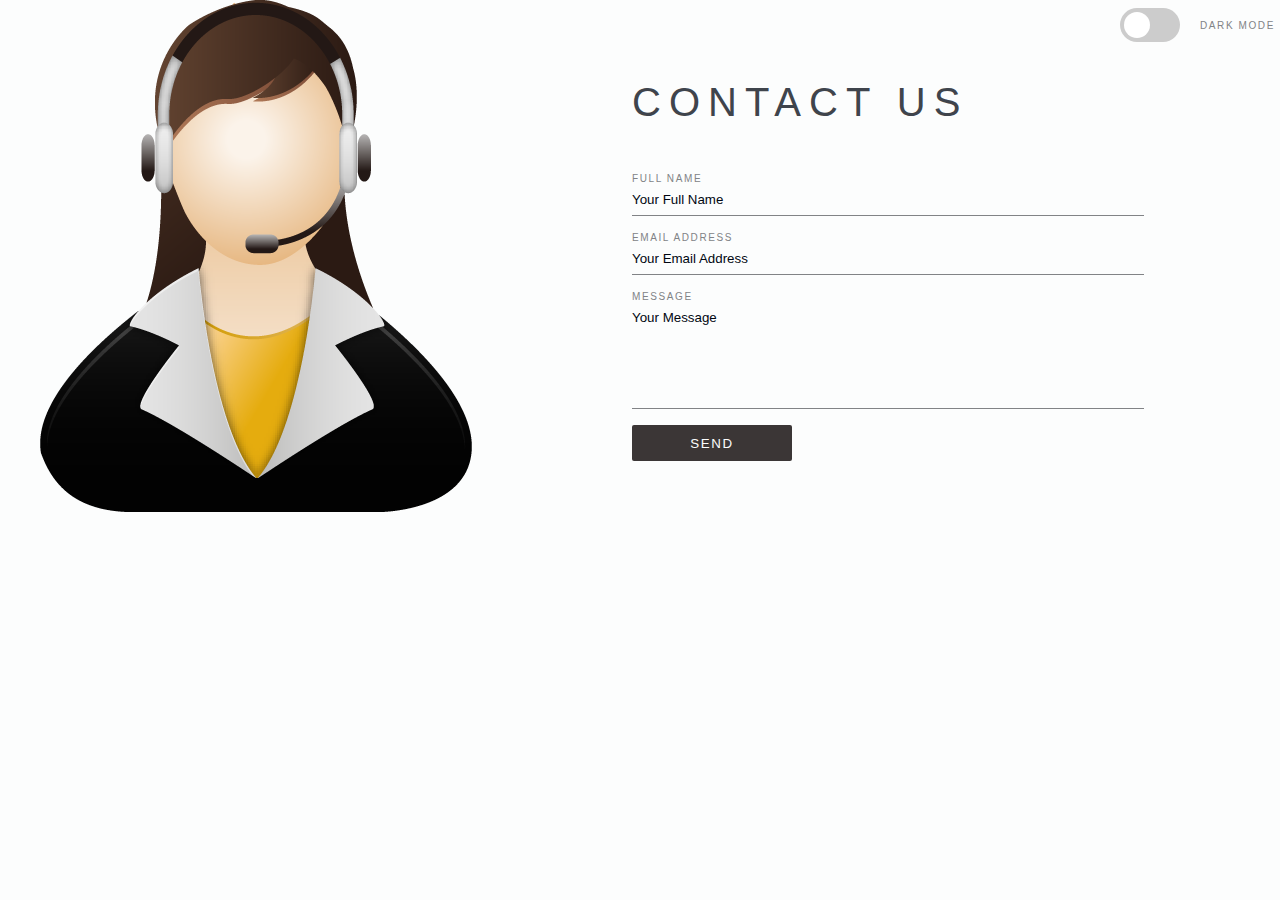
<file: cont.html>
<!DOCTYPE html>
<html lang="en">
<head>
    <meta charset="UTF-8" />
    <title>Contact Page</title>

    <link rel="stylesheet" href="cstyle.css">
    
	
</head>
    
<body>

<div class="contact-container">
  <div class="left-col">
  </div>
  <div class="right-col">
    <div class="theme-switch-wrapper">
    <label class="theme-switch" for="checkbox">
        <input type="checkbox" id="checkbox" />
        <div class="slider round"></div>
  </label>
  <div class="description">Dark Mode</div>
</div>
    
    <h1>Contact us</h1>
    
    <form id="contact-form" method="post">
      <label for="name">Full name</label>
  <input type="text" id="name" name="name" placeholder="Your Full Name" required>
      <label for="email">Email Address</label>
  <input type="email" id="email" name="email" placeholder="Your Email Address" required>
      <label for="message">Message</label>
  <textarea rows="6" placeholder="Your Message" id="message" name="message" required></textarea>
      <button type="submit" id="submit" name="submit">Send</button>
  
</form>
<div id="error"></div>
<div id="success-msg"></div>
  </div>
</div>
    <script  src="co.js"></script>
    	</body>
</html>
</file>
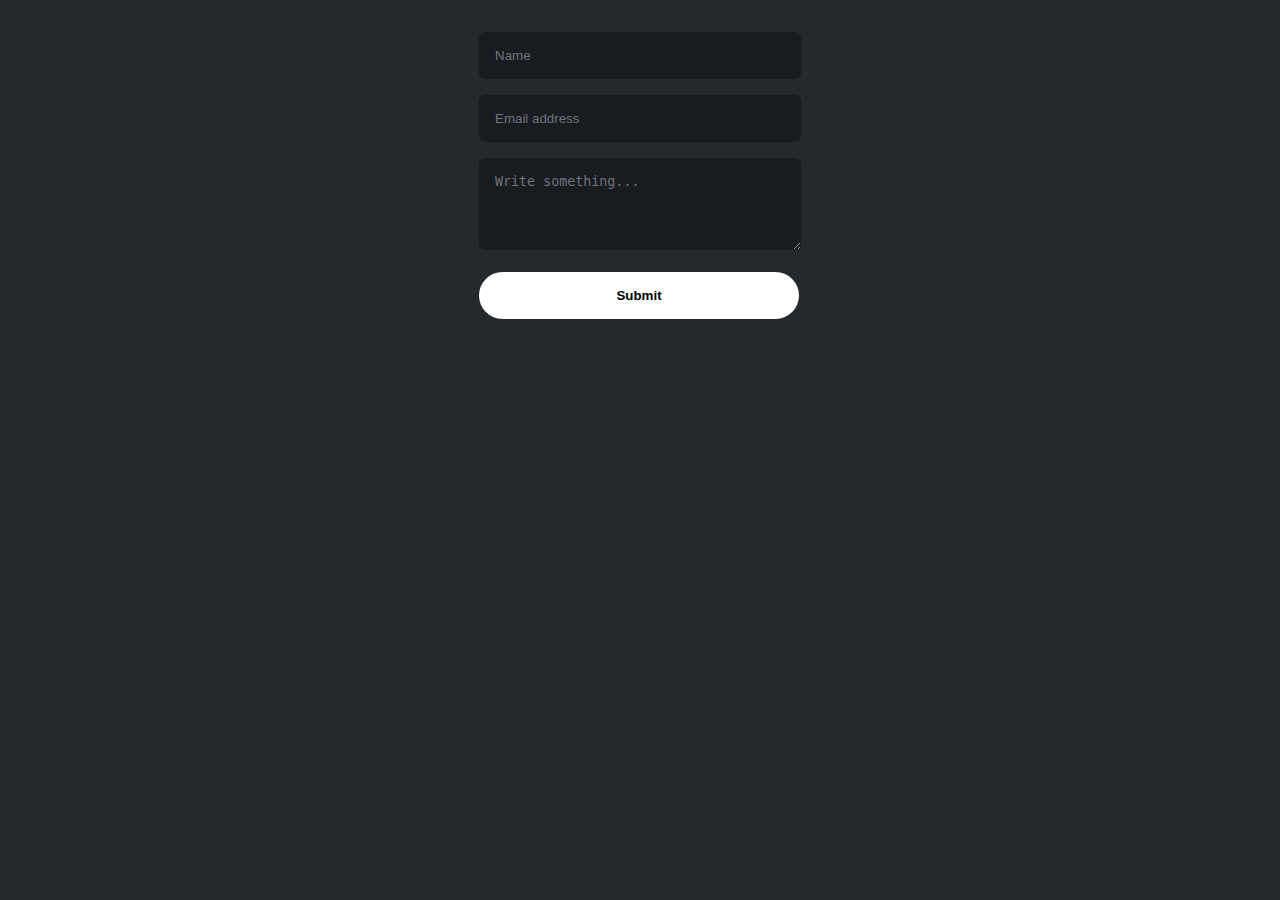
<file: lo.html>
<!DOCTYPE html>
<html lang="en">
  <head>
    <meta charset="UTF-8" />
    <meta name="viewport" content="width=device-width, initial-scale=1.0" />
    <meta http-equiv="X-UA-Compatible" content="ie=edge" />
    <link rel="stylesheet" href="lo.css" />
    <title>
      Basin Demo Form
    </title>
  </head>
  <body>
    <div>
      <form action="https://usebasin.com/f/58759e3a33e0" method="POST">
        <div class="form-group">
          <input type="text" name="name" placeholder="Name" required />
        </div>
        <div class="form-group">
          <input type="email" name="email" placeholder="Email address" required />
        </div>
        <div class="form-group">
          <textarea id="comment" name="comment" rows="4" placeholder="Write something..." /></textarea>
        </div>
        <button type="submit">
          Submit
        </button>
      </form>
    </div>
  </body>
</html>
</file>
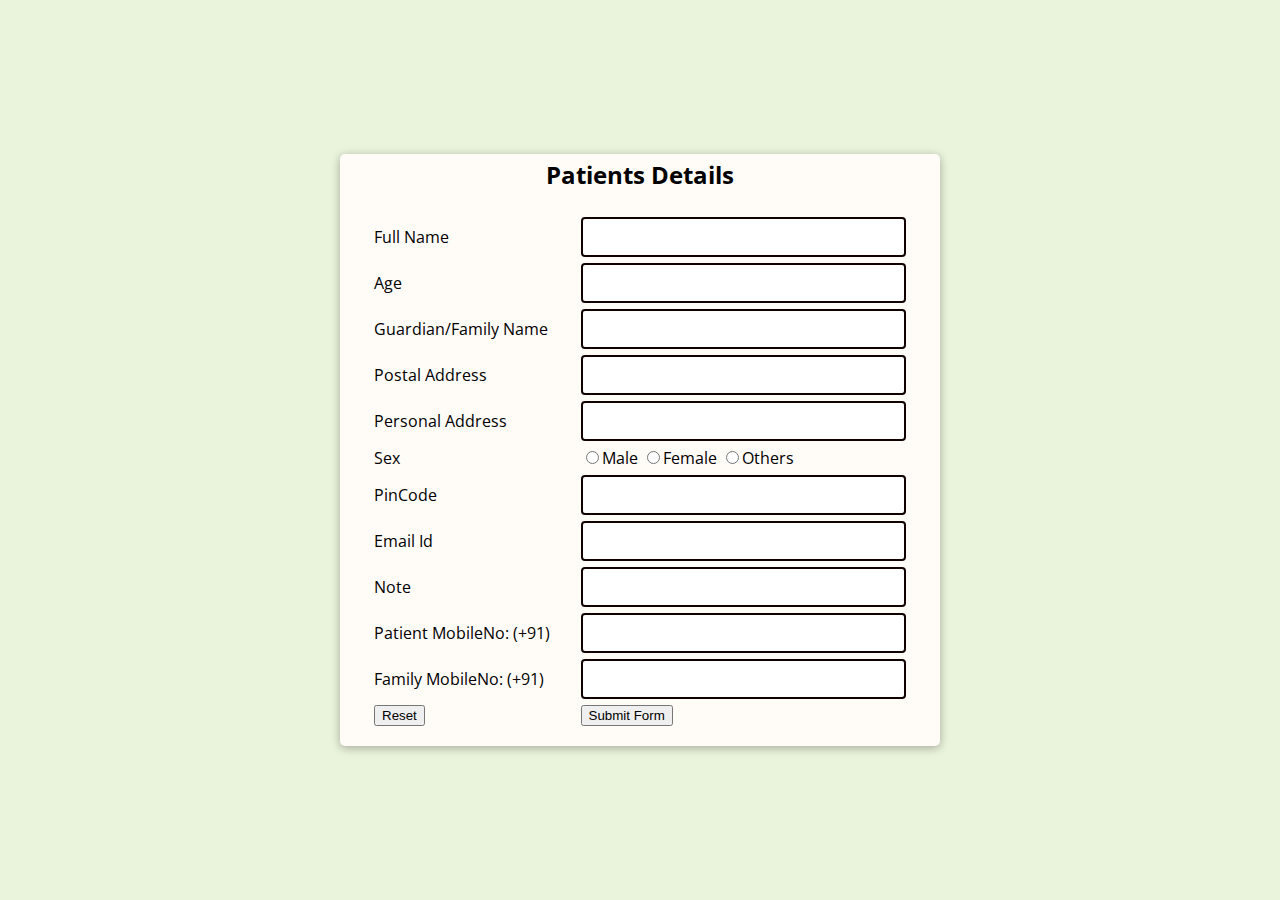
<file: pdetails.html>
<html lang="en">
<head>
<meta charset="UTF-8">
<meta name="viewport" content="width=device-width, initial-scale=1.0">
<script type="text/javascript" src="p.js"></script>
<link rel="stylesheet" href="p.css">
<title>Form validation</title>
</head>
<body>
<div class="container">
<form action="#" name="StudentRegistration" onsubmit="return(validate());">

<table cellpadding="2" width="90%" align="center"
cellspacing="2">

<tr class="form-control">
<td colspan=2>
<h2>Patients Details</h2>
</td>
</tr>


<tr class="form-control">
<td>Full Name</td>
<td><input type=text name=textnames id="textname" size="30"></td>
</tr>
<tr class="form-control">
    <td>Age</td>
    <td><input type=text name=textnames id="textname" size="30"></td>
    </tr>

<tr class="form-control">
<td>Guardian/Family Name</td>
<td><input type="text" name="fathername" id="fathername"
size="30"></td>
</tr>
<tr class="form-control">
<td>Postal Address</td>
<td><input type="text" name="paddress" id="paddress" size="30"></td>
</tr>

<tr class="form-control">
<td>Personal Address</td>
<td><input type="text" name="personaladdress"
id="personaladdress" size="30"></td>
</tr>

<tr>
<td>Sex</td>
<td><input type="radio" name="sex" value="male" size="10">Male
<input type="radio" name="sex" value="Female" size="10">Female
<input type="radio" name="sex" value="Others" size="10">Others</td>
</tr>

<tr class="form-control">
<td>PinCode</td>
<td><input type="text" name="pincode" id="pincode" size="30"></td>

</tr>
<tr class="form-control">
<td>Email Id</td>
<td><input type="text" name="emailid" id="emailid" size="30"></td>
</tr>

<tr class="form-control">
<td>Note</td>
<td><input type="text" name="note" id="note" size="30"></td>
</tr>

<tr class="form-control">
<td>Patient MobileNo: (+91)</td>
<td><input type="text" name="mobileno" id="mobileno" size="30"></td>
</tr>

<tr class="form-control">
    <td>Family MobileNo: (+91)</td>
    <td><input type="text" name="mobileno" id="mobileno" size="30"></td>
    </tr>

<tr class="formbutton">
<td><input type="reset"></td>
<td colspan="2"><input type="submit" value="Submit Form" /></td>
</tr>
</table>
</form>
</div>

</body>
</html>
</file>
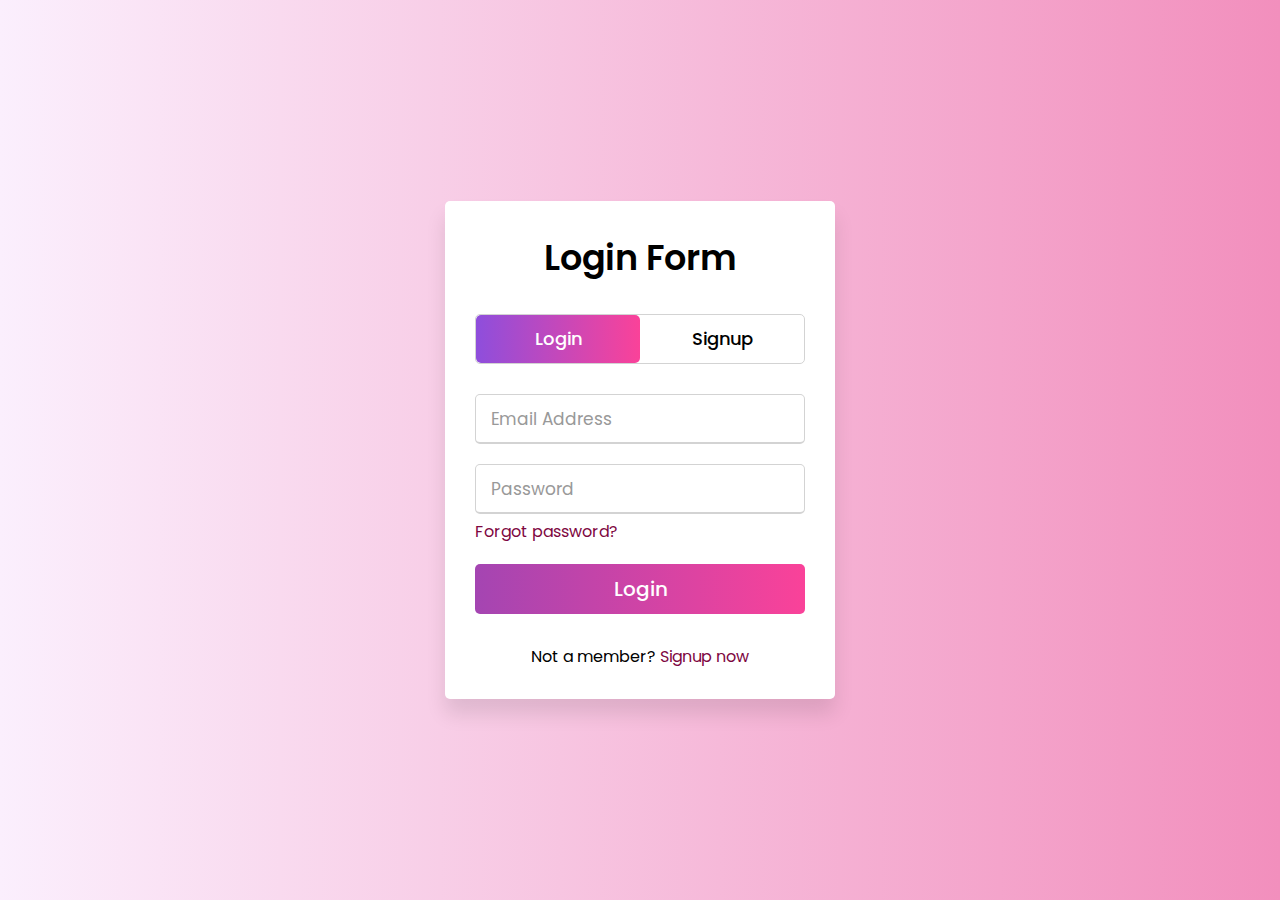
<file: reg.html>
<!DOCTYPE html>
<!-- Created By CodingNepal -->
<html lang="en" dir="ltr">
   <head>
      <meta charset="utf-8">
      <title>Login and Registration Form in HTML | CodingNepal</title>
      <link rel="stylesheet" href="reg.css">
      <meta name="viewport" content="width=device-width, initial-scale=1.0">
   </head>
   <body>
      <div class="wrapper">
         <div class="title-text">
            <div class="title login">
               Login Form
            </div>
            <div class="title signup">
               Signup Form
            </div>
         </div>
         <div class="form-container">
            <div class="slide-controls">
               <input type="radio" name="slide" id="login" checked>
               <input type="radio" name="slide" id="signup">
               <label for="login" class="slide login">Login</label>
               <label for="signup" class="slide signup">Signup</label>
               <div class="slider-tab"></div>
            </div>
            <div class="form-inner">
               <form action="#" class="login">
                  <div class="field">
                     <input type="text" placeholder="Email Address" required>
                  </div>
                  <div class="field">
                     <input type="password" placeholder="Password" required>
                  </div>
                  <div class="pass-link">
                     <a href="#">Forgot password?</a>
                  </div>
                  <div class="field btn">
                     <div class="btn-layer"></div>
                     <input type="submit" value="Login">
                  </div>
                  <div class="signup-link">
                     Not a member? <a href="">Signup now</a>
                  </div>
               </form>
               <form action="#" class="signup">
                  <div class="field">
                     <input type="text" placeholder="Email Address" required>
                  </div>
                  <div class="field">
                     <input type="password" placeholder="Password" required>
                  </div>
                  <div class="field">
                     <input type="password" placeholder="Confirm password" required>
                  </div>
                  <div class="field btn">
                     <div class="btn-layer"></div>
                     <input type="submit" value="Signup">
                  </div>
               </form>
            </div>
         </div>
      </div>
      <script>
         const loginText = document.querySelector(".title-text .login");
         const loginForm = document.querySelector("form.login");
         const loginBtn = document.querySelector("label.login");
         const signupBtn = document.querySelector("label.signup");
         const signupLink = document.querySelector("form .signup-link a");
         signupBtn.onclick = (()=>{
           loginForm.style.marginLeft = "-50%";
           loginText.style.marginLeft = "-50%";
         });
         loginBtn.onclick = (()=>{
           loginForm.style.marginLeft = "0%";
           loginText.style.marginLeft = "0%";
         });
         signupLink.onclick = (()=>{
           signupBtn.click();
           return false;
         });
      </script>
   </body>
</html>
</file>
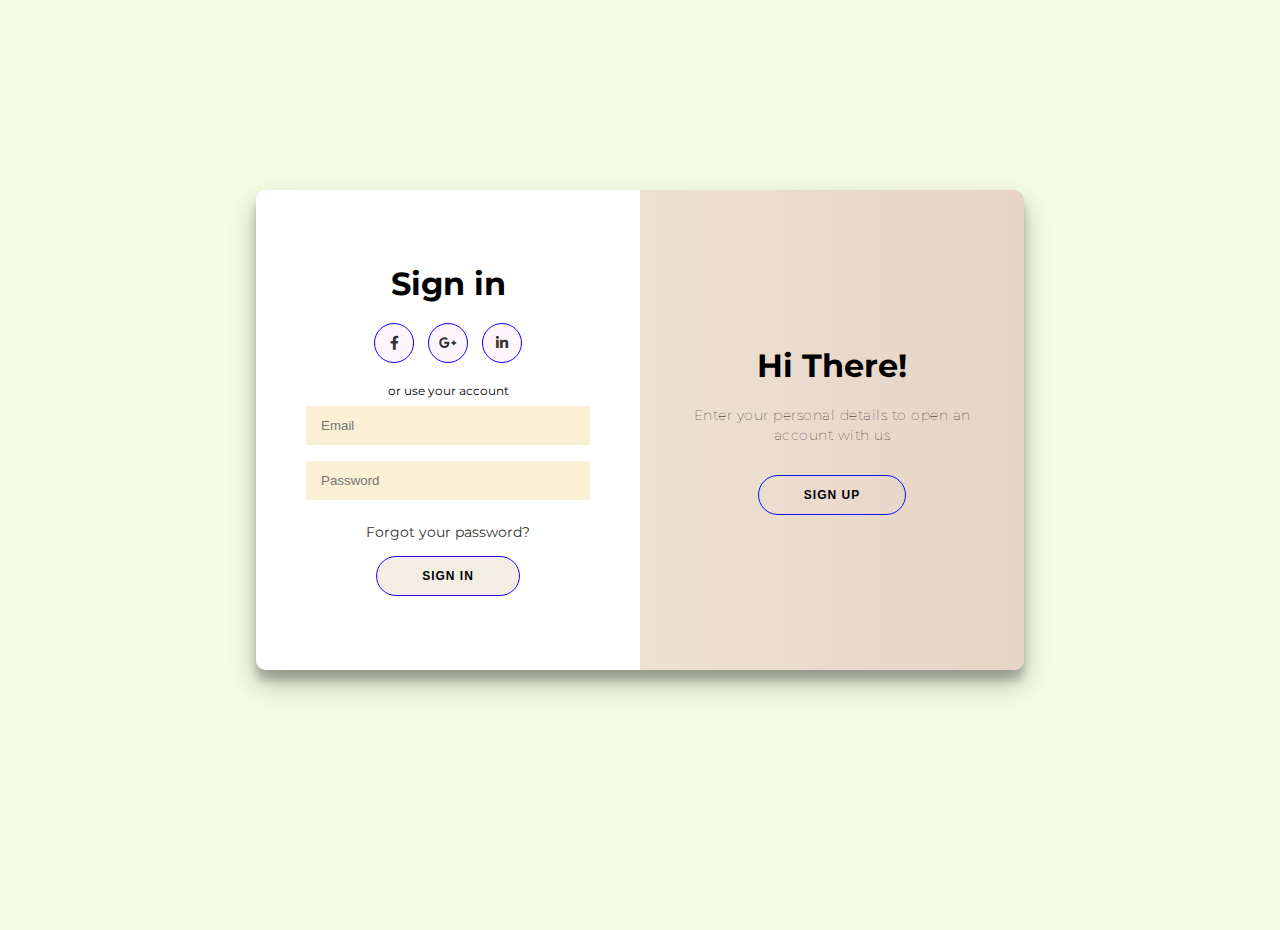
<file: sign.html>
<!DOCTYPE html>
<html lang="en" dir="ltr">

<head>
  <meta charset="utf-8">
  <title>Login</title>
  <link rel="stylesheet" href="sign.css">
  <link href="https://fonts.googleapis.com/css?family=Arvo" rel="stylesheet">
	<link rel='stylesheet' href='https://cdnjs.cloudflare.com/ajax/libs/font-awesome/5.14.0/css/all.min.css'>
</head>

<body>


<div class="container" id="container">
	<div class="form-container sign-up-container">
		<form action="#">
			<h1>Create Account</h1>
			<div class="social-container">
				<a href="#" class="social"><i class="fab fa-facebook-f"></i></a>
				<a href="#" class="social"><i class="fab fa-google-plus-g"></i></a>
				<a href="#" class="social"><i class="fab fa-linkedin-in"></i></a>
			</div>
			<span>or use your email for registration</span>
			<input type="text" placeholder="Name" />
			<input type="email" placeholder="Email" />
			<input type="password" placeholder="Password" />
			<button>Sign Up</button>
		</form>
	</div>
	<div class="form-container sign-in-container">
		<form action="#">
			<h1>Sign in</h1>
			<div class="social-container">
				<a href="#" class="social"><i class="fab fa-facebook-f"></i></a>
				<a href="#" class="social"><i class="fab fa-google-plus-g"></i></a>
				<a href="#" class="social"><i class="fab fa-linkedin-in"></i></a>
			</div>
			<span>or use your account</span>
			<input type="email" placeholder="Email" />
			<input type="password" placeholder="Password" />
			<a href="#">Forgot your password?</a>
			<button>Sign In</button>
		</form>
	</div>
	<div class="overlay-container">
		<div class="overlay">
			<div class="overlay-panel overlay-left">
				<h1>Welcome Back!</h1>
				<p>To keep connected with us please login with your personal details</p>
				<button class="ghost" id="signIn">Sign In</button>
			</div>
			<div class="overlay-panel overlay-right">
				<h1>Hi There!</h1>
				<p>Enter your personal details to open an account with us</p>
				<button class="ghost" id="signUp">Sign Up</button>
			</div>
		</div>
	</div>
</div>

<script src="sign.js" charset="utf-8"></script>
</body>

</html>
</file>
<file: cstyle.css>
:root {
    --primary-color: #010712;
    --secondary-color: #818386;
    --bg-color: #FCFDFD;
    --button-color: #3B3636;
    --h1-color: #3F444C;
  }
  
  [data-theme="dark"] {
    --primary-color: #FCFDFD;
    --secondary-color: #818386;
    --bg-color: #010712;
    --button-color: #818386;
    --h1-color: #FCFDFD;
  }
  
  * {
    margin: 0;
    box-sizing: border-box;
    transition: all 0.3s ease-in-out;
  }
  
  .contact-container {
    display: flex;
    width: 100vw;
    height: 100vh;
    background: var(--bg-color);
  }
  
  .left-col {
    width: 45vw;
    height: 100%;
    background-image: url("c2.png");
    background-size: var(--bg-color);
    background-repeat: no-repeat;
  }
  
  .right-col {
    background: var(--bg-color);
    width: 50vw;
    height: 100vh;
    padding: 5rem 3.5rem;
  }
  
  h1, label, button, .description {
    font-family: 'Jost', sans-serif;
    font-weight: 400;
    letter-spacing: 0.1rem;
  }
  
  h1 {
    color:var(--h1-color);
    text-transform: uppercase;
    font-size: 2.5rem;
    letter-spacing: 0.5rem;
    font-weight: 300;
  }
  
  p {
    color: var(--secondary-color);
    font-size: 0.9rem;
    letter-spacing: 0.01rem;
    width: 40vw;
    margin: 0.25rem 0;
  }
  
  label, .description {
    color: var(--secondary-color);
    text-transform: uppercase;
    font-size: 0.625rem;
  }
  
  form {
    width: 31.25rem;
    position: relative;
    margin-top: 2rem;
    padding: 1rem 0;
  }
  
  input, textarea, label {
    width: 40vw;
    display: block;
  }
  
  p, placeholder, input, textarea {
    font-family: 'Helvetica Neue', sans-serif;
  }
  
  input::placeholder, textarea::placeholder {
    color: var(--primary-color);
  }
  
  input, textarea {
    color: var(--primary-color);
    font-weight: 500;
    background: var(--bg-color);
    border: none;
    border-bottom: 1px solid var(--secondary-color);
    padding: 0.5rem 0;
    margin-bottom: 1rem;
    outline: none;
  }
  
  textarea {
    resize: none;
  }
  
  button {
    text-transform: uppercase;
    font-weight: 300;
    background: var(--button-color);
    color: var(--bg-color);
    width: 10rem;
    height: 2.25rem;
    border: none;
    border-radius: 2px;
    outline: none;
    cursor: pointer;
  }
  
  input:hover, textarea:hover, button:hover {
    opacity: 0.5;
  }
  
  button:active {
    opacity: 0.8;
  }
  
  /* Toggle Switch */
  
  .theme-switch-wrapper {
    display: flex;
    align-items: center;
    text-align: center;
    width: 160px;
    position: absolute;
    top: 0.5rem;
    right: 0;
  }
  
  .description {
      margin-left: 1.25rem;
    }
  
  .theme-switch {
    display: inline-block;
    height: 34px;
    position: relative;
    width: 60px;
  }
  
  .theme-switch input {
    display:none;
  }
  
  .slider {
    background-color: #ccc;
    bottom: 0;
    cursor: pointer;
    left: 0;
    position: absolute;
    right: 0;
    top: 0;
    transition: .4s;
  }
  
  .slider:before {
    background-color: #fff;
    bottom: 0.25rem;
    content: "";
    width: 26px;
    height: 26px;
    left: 0.25rem;
    position: absolute;
    transition: .4s;
  }
  
  input:checked + .slider {
    background-color: var(--button-color);
  }
  
  input:checked + .slider:before {
    transform: translateX(26px);
  }
  
  .slider.round {
    border-radius: 34px;
  }
  
  .slider.round:before {
    border-radius: 50%;
  }
  
  #error, #success-msg {
    width: 40vw;
    margin: 0.125rem 0;
    font-size: 0.75rem;
    text-transform: uppercase;
    font-family: 'Jost';
    color: var(--secondary-color);
    }
  }
  
    #success-msg {
    transition-delay: 3s;
    }
  
  @media only screen and (max-width: 950px) {
    .logo {
      width: 8rem;
    }
    h1 {
      font-size: 1.75rem;
    }
    p {
      font-size: 0.7rem;
    }
    input, textarea, button {
      font-size: 0.65rem;
    }
    .description {
      font-size: 0.3rem;
      margin-left: 0.4rem;
    }
    button {
      width: 7rem;
    }
    .theme-switch-wrapper {
      width: 120px;
    }
    .theme-switch {
    height: 28px;
    width: 50px;
  }
  
  .theme-switch input {
    display:none;
  }
  
  .slider:before {
    background-color: #fff;
    bottom: 0.25rem;
    content: "";
    width: 20px;
    height: 20px;
    left: 0.25rem;
    position: absolute;
    transition: .4s;
  }
    input:checked + .slider:before {
    transform: translateX(16px);
  }
  
  .slider.round {
    border-radius: 15px;
  }
  
  .slider.round:before {
    border-radius: 50%;
  }
  
  }
</file>
<file: lo.css>
body {
    background: #24292e;
    color: #757575;
    cursor: pointer;
    font-family: roboto, sans-serif;
    font-size: 14px;
    line-height: 14px;
    padding-left: 6px;
    padding-right: 0.5rem;
    white-space: nowrap;
    color: #fff;
    font-size: 14px;
    line-height: 1.4;
    font-family: -apple-system, BlinkMacSystemFont, “Segoe UI”, Roboto, Oxygen,
      Ubuntu, Cantarell, “Open Sans”, “Helvetica Neue”, sans-serif;
  }
  .form-group {
    margin-top: 16px;
  }
  form {
    max-width: 320px;
    margin: 32px auto;
  }
  input {
    background: rgba(0, 0, 0, 0.32);
    border: 0;
    padding: 16px;
    width: 100%;
    border-radius: 6px;
    color: #fff;
    width: 290px;
  }
  input:focus {
    border-color: #20c98b;
    outline: 0;
    box-shadow: 0 0 0 0.25rem rgb(32 201 139 / 25%);
  }
  textarea {
    background: rgba(0, 0, 0, 0.32);
    border: 0;
    padding: 16px;
    width: 100%;
    border-radius: 6px;
    color: #fff;
    width: 290px;
  }
  textarea:focus {
    border-color: #20c98b;
    outline: 0;
    box-shadow: 0 0 0 0.25rem rgb(32 201 139 / 25%);
  }
  button {
    width: 320px;
    display: inline-block;
    margin-top: 16px;
    border: 0;
    padding: 16px;
    background: #fff;
    border-radius: 50px;
    font-weight: bold;
  }
  ::placeholder {
    /* Chrome, Firefox, Opera, Safari 10.1+ */
    color: #72737f;
    opacity: 1; /* Firefox */
  }
  :-ms-input-placeholder {
    /* Internet Explorer 10-11 */
    color: #72737f;
  }
  ::-ms-input-placeholder {
    /* Microsoft Edge */
    color: #72737f;
  }
</file>
<file: p.css>
@import url('https://fonts.googleapis.com/css2?family=Open+Sans:wght@600&display=swap');

:root{
--success-color:#2ecc71;
--error-color: #e74c3c;
}

*{
box-sizing: border-box;
}
body{
background-color: rgb(234, 243, 220);
font-family:'Open Sans',sans-serif;
display: flex;
align-items: center;
justify-content: center;
min-height: 100vh;
margin: 0;
}
.container{
background-color: #fffbf7;
border-radius: 5px;
box-shadow: 0 2px 10px rgba(0,0,0, 0.3);
width: 600px;

}
h2{
text-align: center;
margin: 0 0 20px;
}
.form{

padding: 30px 40px;

}
.form-control{

margin-bottom: 10px;
padding-bottom: 20px;
position: relative;
}

.form-control input{
border: 2px solid #110101;
border-radius: 4px;
width: 100%;
padding: 10px;
font-size: 14px;

}
</file>
<file: reg.css>
@import url('https://fonts.googleapis.com/css?family=Poppins:400,500,600,700&display=swap');
*{
  margin: 0;
  padding: 0;
  box-sizing: border-box;
  font-family: 'Poppins', sans-serif;
}
body {
	background: #d1e5ac;}
html,body{
  display: grid;
  height: 100%;
  width: 100%;
  place-items: center;
  background: -webkit-linear-gradient(left, #fbeffd, #f28fbd);
}
::selection{
  background: #d586fa;
  color: #fff;
}
.wrapper{
  overflow: hidden;
  max-width: 390px;
  background: #fff;
  padding: 30px;
  border-radius: 5px;
  box-shadow: 0px 15px 20px rgba(0,0,0,0.1);
}
.wrapper .title-text{
  display: flex;
  width: 200%;
}
.wrapper .title{
  width: 50%;
  font-size: 35px;
  font-weight: 600;
  text-align: center;
  transition: all 0.6s cubic-bezier(0.68,-0.55,0.265,1.55);
}
.wrapper .slide-controls{
  position: relative;
  display: flex;
  height: 50px;
  width: 100%;
  overflow: hidden;
  margin: 30px 0 10px 0;
  justify-content: space-between;
  border: 1px solid lightgrey;
  border-radius: 5px;
}
.slide-controls .slide{
  height: 100%;
  width: 100%;
  color: #fff;
  font-size: 18px;
  font-weight: 500;
  text-align: center;
  line-height: 48px;
  cursor: pointer;
  z-index: 1;
  transition: all 0.6s ease;
}
.slide-controls label.signup{
  color: #000;
}
.slide-controls .slider-tab{
  position: absolute;
  height: 100%;
  width: 50%;
  left: 0;
  z-index: 0;
  border-radius: 5px;
  background: -webkit-linear-gradient(left, #8e4edc, #fa4299);
  transition: all 0.6s cubic-bezier(0.68,-0.55,0.265,1.55);
}
input[type="radio"]{
  display: none;
}
#signup:checked ~ .slider-tab{
  left: 50%;
}
#signup:checked ~ label.signup{
  color: #fff;
  cursor: default;
  user-select: none;
}
#signup:checked ~ label.login{
  color: #000;
}
#login:checked ~ label.signup{
  color: #000;
}
#login:checked ~ label.login{
  cursor: default;
  user-select: none;
}
.wrapper .form-container{
  width: 100%;
  overflow: hidden;
}
.form-container .form-inner{
  display: flex;
  width: 200%;
}
.form-container .form-inner form{
  width: 50%;
  transition: all 0.6s cubic-bezier(0.68,-0.55,0.265,1.55);
}
.form-inner form .field{
  height: 50px;
  width: 100%;
  margin-top: 20px;
}
.form-inner form .field input{
  height: 100%;
  width: 100%;
  outline: none;
  padding-left: 15px;
  border-radius: 5px;
  border: 1px solid lightgrey;
  border-bottom-width: 2px;
  font-size: 17px;
  transition: all 0.3s ease;
}
.form-inner form .field input:focus{
  border-color: #fc83bb;
  /* box-shadow: inset 0 0 3px #fb6aae; */
}
.form-inner form .field input::placeholder{
  color: #999;
  transition: all 0.3s ease;
}
form .field input:focus::placeholder{
  color: #b3b3b3;
}
.form-inner form .pass-link{
  margin-top: 5px;
}
.form-inner form .signup-link{
  text-align: center;
  margin-top: 30px;
}
.form-inner form .pass-link a,
.form-inner form .signup-link a{
  color: #7e073f;
  text-decoration: none;
}
.form-inner form .pass-link a:hover,
.form-inner form .signup-link a:hover{
  text-decoration: underline;
}
form .btn{
  height: 50px;
  width: 100%;
  border-radius: 5px;
  position: relative;
  overflow: hidden;
}
form .btn .btn-layer{
  height: 100%;
  width: 300%;
  position: absolute;
  left: -100%;
  background: -webkit-linear-gradient(right, #e7c8ec, #fa4299, #a445b2, #fa4299);
  border-radius: 5px;
  transition: all 0.4s ease;;
}
form .btn:hover .btn-layer{
  left: 0;
}
form .btn input[type="submit"]{
  height: 100%;
  width: 100%;
  z-index: 1;
  position: relative;
  background: none;
  border: none;
  color: #fff;
  padding-left: 0;
  border-radius: 5px;
  font-size: 20px;
  font-weight: 500;
  cursor: pointer;
}
</file>
<file: sign.css>
@import url('https://fonts.googleapis.com/css?family=Montserrat:400,800');

* {
	box-sizing: border-box;
}

body {
	background: #f4fce5;
	display: flex;
	justify-content: center;
	align-items: center;
	flex-direction: column;
	font-family: 'Montserrat', sans-serif;
	height: 100vh;
	margin: -20px 0 50px;
}

h1 {
	font-weight: bold;
	margin: 0;
}

h2 {
	text-align: center;
}

p {
	font-size: 14px;
	font-weight: 100;
	line-height: 20px;
	letter-spacing: 0.5px;
	margin: 20px 0 30px;
}

span {
	font-size: 12px;
}

a {
	color: #333;
	font-size: 14px;
	text-decoration: none;
	margin: 15px 0;
}

button {
	border-radius: 20px;
	border: 1px solid #ffffff;
	background-color: #F2eee3;
	color: black;
	font-size: 12px;
	font-weight: bold;
	padding: 12px 45px;
	letter-spacing: 1px;
	text-transform: uppercase;
	transition: transform 80ms ease-in;
	border-color: rgb(38, 0, 255);
}

button:active {
	transform: scale(0.95);
}

button:focus {
	outline: none;
}

button.ghost {
	background-color: transparent;
	border-color: rgb(0, 21, 255);
}

form {
	background-color: #ffffff;
	display: flex;
	align-items: center;
	justify-content: center;
	flex-direction: column;
	padding: 0 50px;
	height: 100%;
	text-align: center;
}

input {
	background-color: #faf0d6;
	border: none;
	padding: 12px 15px;
	margin: 8px 0;
	width: 100%;
}

.container {
	background-color: #fff;
	border-radius: 10px;
  	box-shadow: 0 14px 28px rgba(0,0,0,0.25),
			0 10px 10px rgba(0,0,0,0.22);
	position: relative;
	overflow: hidden;
	width: 768px;
	max-width: 100%;
	min-height: 480px;
}

.form-container {
	position: absolute;
	top: 0;
	height: 100%;
	transition: all 0.6s ease-in-out;
}

.sign-in-container {
	left: 0;
	width: 50%;
	z-index: 2;
}

.container.right-panel-active .sign-in-container {
	transform: translateX(100%);
}

.sign-up-container {
	left: 0;
	width: 50%;
	opacity: 0;
	z-index: 1;
}

.container.right-panel-active .sign-up-container {
	transform: translateX(100%);
	opacity: 1;
	z-index: 5;
	animation: show 0.6s;
}

@keyframes show {
	0%, 49.99% {
		opacity: 0;
		z-index: 1;
	}

	50%, 100% {
		opacity: 1;
		z-index: 5;
	}
}

.overlay-container {
	position: absolute;
	top: 0;
	left: 50%;
	width: 50%;
	height: 100%;
	overflow: hidden;
	transition: transform 0.6s ease-in-out;
	z-index: 100;
}

.container.right-panel-active .overlay-container{
	transform: translateX(-100%);
}

.overlay {
	background: #9f8231;
	background: -webkit-linear-gradient(to right, #F2eee3, #f0e1d6);
	background: linear-gradient(to right, #F2eee3, #e7d4c5);
	background-repeat: no-repeat;
	background-size: cover;
	background-position: 0 0;
	color: black;
	position: relative;
	left: -100%;
	height: 100%;
	width: 200%;
  	transform: translateX(0);
	transition: transform 0.6s ease-in-out;
}

.container.right-panel-active .overlay {
  	transform: translateX(50%);
}

.overlay-panel {
	position: absolute;
	display: flex;
	align-items: center;
	justify-content: center;
	flex-direction: column;
	padding: 0 40px;
	text-align: center;
	top: 0;
	height: 100%;
	width: 50%;
	transform: translateX(0);
	transition: transform 0.6s ease-in-out;
}

.overlay-left {
	transform: translateX(-20%);
}

.container.right-panel-active .overlay-left {
	transform: translateX(0);
}

.overlay-right {
	right: 0;
	transform: translateX(0);
}

.container.right-panel-active .overlay-right {
	transform: translateX(20%);
}

.social-container {
	margin: 20px 0;
}

.social-container a {
	border: 1px solid rgb(21, 0, 255);
	border-radius: 50%;
	display: inline-flex;
	justify-content: center;
	align-items: center;
	margin: 0 5px;
	height: 40px;
	width: 40px;
	background: #fff5fc;
}
</file>
